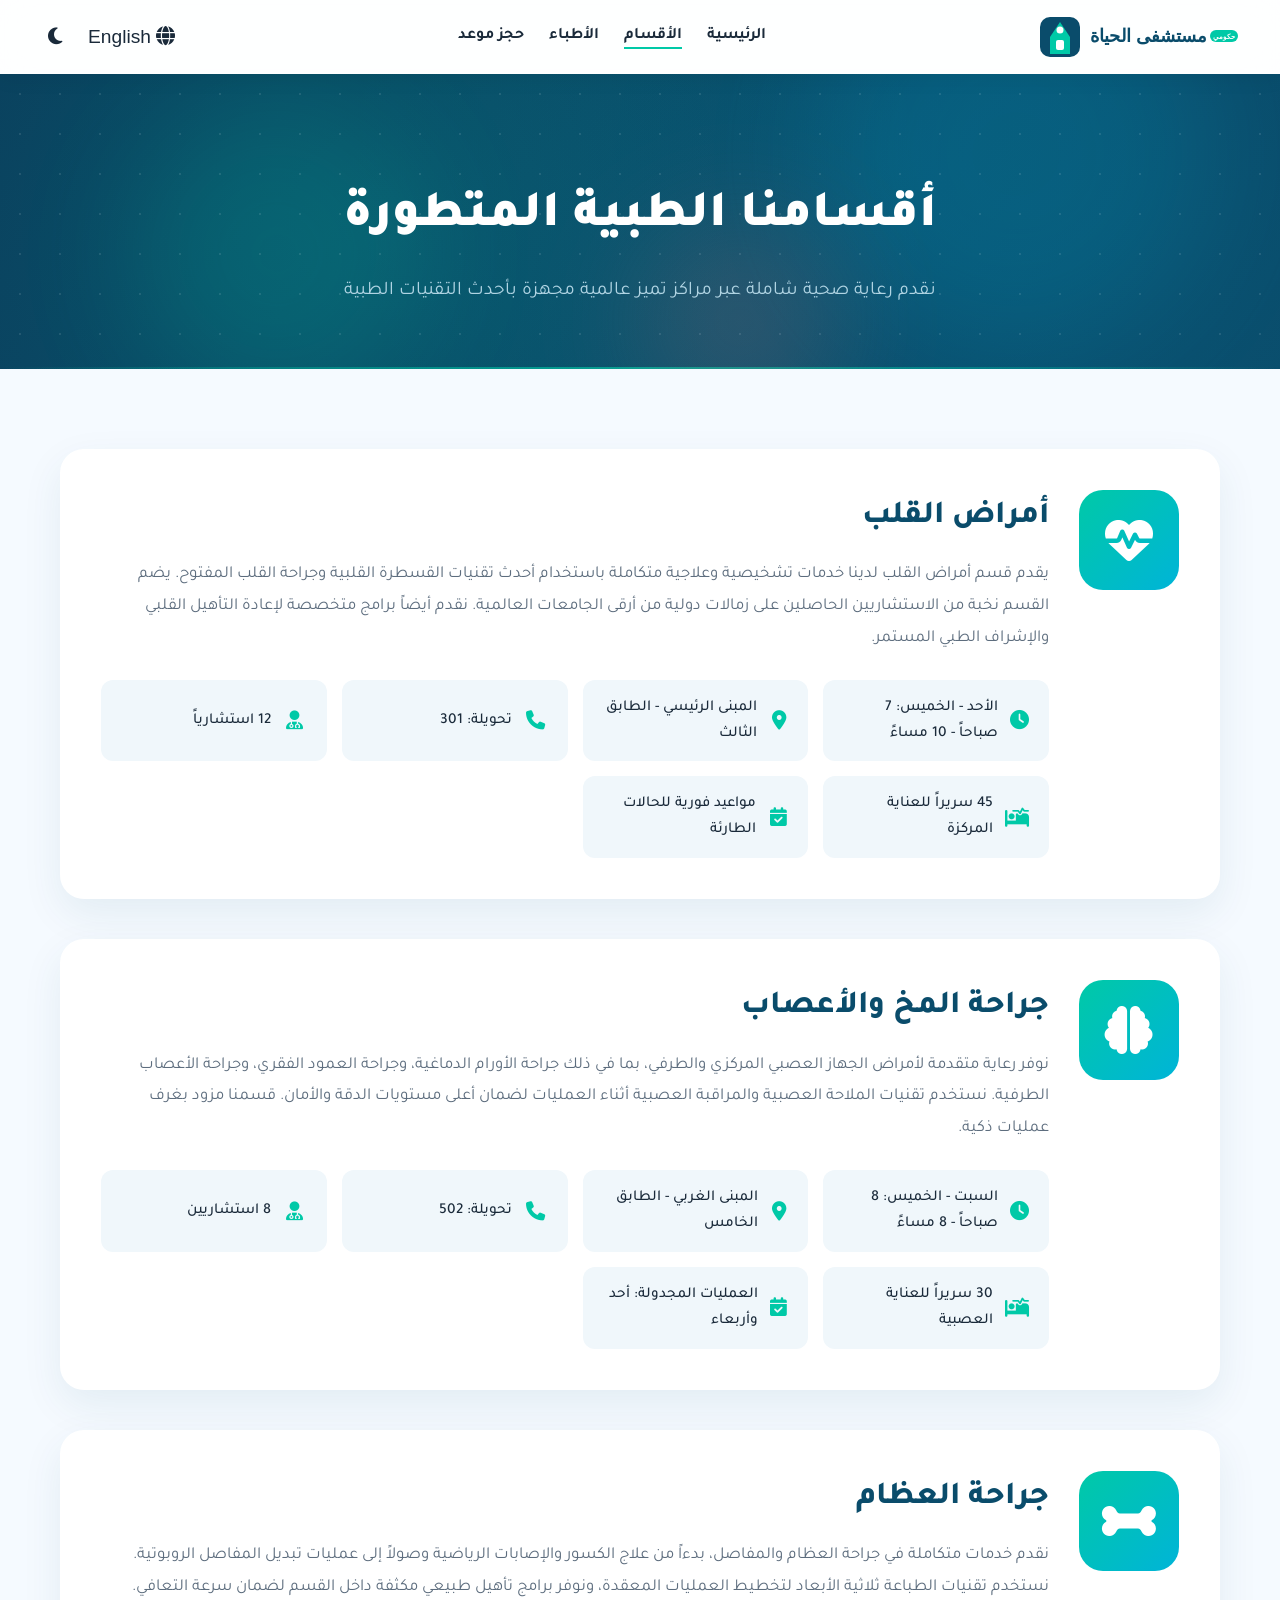
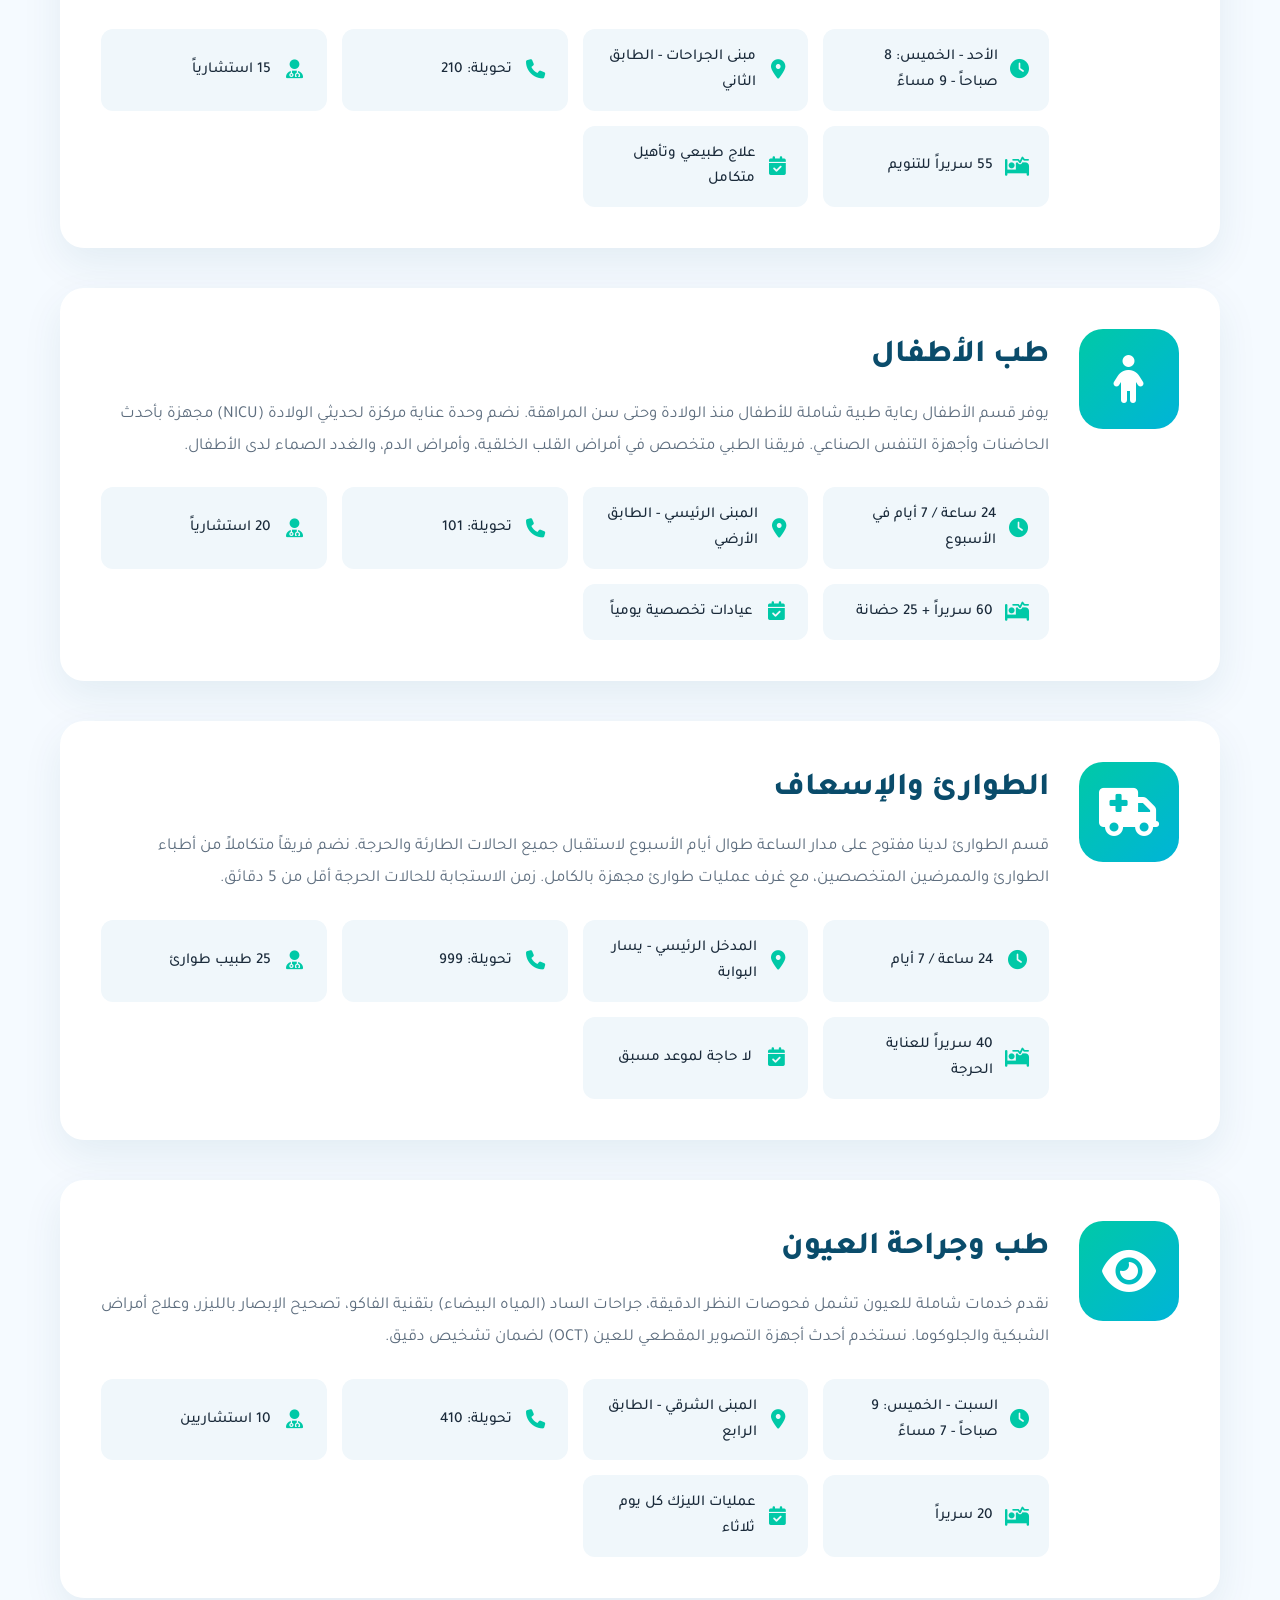
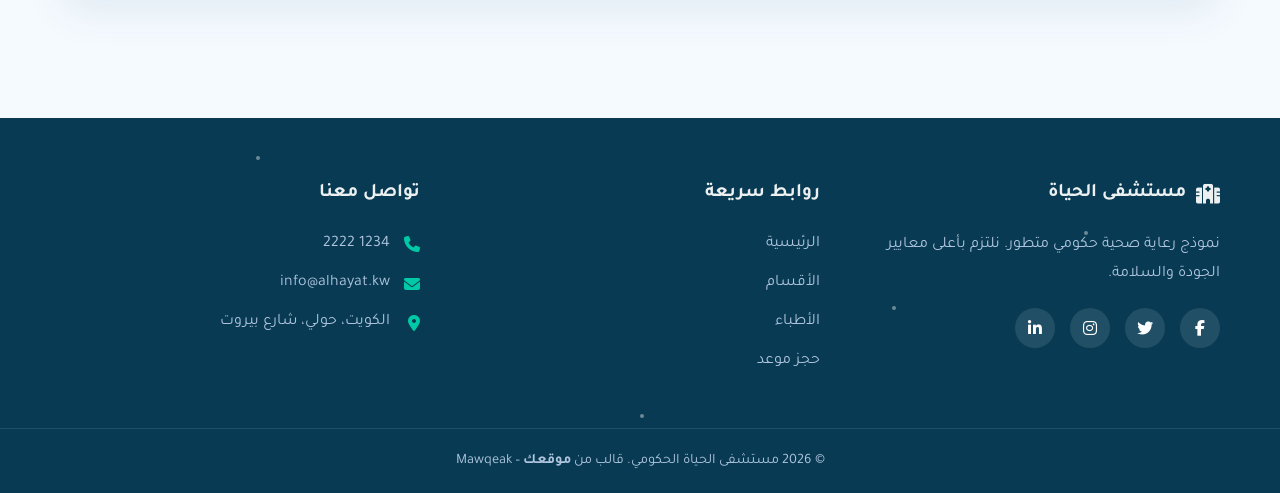
<file: departments.html>
<!DOCTYPE html>
<html lang="ar" dir="rtl">
<head>
    <meta charset="UTF-8">
    <meta name="viewport" content="width=device-width, initial-scale=1.0">
    <title>الأقسام الطبية | مستشفى الحياة الحكومي - الكويت</title>
    <link href="https://fonts.googleapis.com/css2?family=Tajawal:wght@300;400;500;700;800;900&family=Poppins:wght@300;400;500;600;700&display=swap" rel="stylesheet">
    <link rel="stylesheet" href="https://cdnjs.cloudflare.com/ajax/libs/font-awesome/6.5.0/css/all.min.css">
    <link href="https://unpkg.com/aos@2.3.1/dist/aos.css" rel="stylesheet">
    <link rel="stylesheet" href="css/style.css">
    <link rel="stylesheet" href="css/dark-mode.css" id="dark-mode-css" disabled>
<link rel="icon" type="image/svg+xml" href="data:image/svg+xml,%3Csvg xmlns='http://www.w3.org/2000/svg' viewBox='0 0 100 100'%3E%3Crect width='100' height='100' rx='20' fill='%230a4c6b'/%3E%3Cpath d='M50 25 L70 45 L70 75 L30 75 L30 45 Z' fill='%2300c9a7'/%3E%3Crect x='42' y='50' width='16' height='18'
 rx='3' fill='%23fff'/%3E%3Ccircle cx='50' cy='38' r='6' fill='%23fff'/%3E%3C/svg%3E">
    <style>
        .page-banner {
            background: linear-gradient(135deg, #0a3d5c 0%, #0a4c6b 100%);
            color: #fff;
            padding: 100px 0 60px;
            text-align: center;
            position: relative;
            overflow: hidden;
        }
        .page-banner::before {
            content: '';
            position: absolute;
            top: 0; left: 0;
            width: 100%; height: 100%;
            background: radial-gradient(circle at 30% 50%, rgba(0,201,167,0.15) 0%, transparent 60%),
                        radial-gradient(circle at 70% 30%, rgba(0,180,216,0.1) 0%, transparent 60%);
            z-index: 0;
        }
        .page-banner .container { position: relative; z-index: 1; }
        .page-banner h1 {
            font-size: 3.2rem;
            font-weight: 900;
            margin-bottom: 15px;
            color: #fff;
        }
        .page-banner p {
            font-size: 1.2rem;
            color: #b0d4e3;
            max-width: 700px;
            margin: 0 auto;
        }
        .dept-section {
            padding: 80px 0;
        }
        .dept-card {
            background: var(--card-bg);
            border-radius: 24px;
            padding: 40px;
            margin-bottom: 40px;
            box-shadow: 0 15px 40px rgba(10,76,107,0.08);
            transition: transform 0.3s ease, box-shadow 0.3s ease;
            display: flex;
            flex-wrap: wrap;
            gap: 30px;
            align-items: flex-start;
            border: 1px solid transparent;
        }
        .dept-card:hover {
            transform: translateY(-8px);
            box-shadow: 0 25px 50px rgba(10,76,107,0.2);
            border-color: var(--accent);
        }
        .dept-icon {
            width: 100px;
            height: 100px;
            border-radius: 24px;
            background: linear-gradient(135deg, var(--accent), #00b4d8);
            display: flex;
            align-items: center;
            justify-content: center;
            font-size: 3rem;
            color: #fff;
            flex-shrink: 0;
            transition: transform 0.3s ease;
        }
        .dept-card:hover .dept-icon {
            transform: rotate(5deg) scale(1.1);
        }
        .dept-info { flex: 1; min-width: 280px; }
        .dept-info h2 {
            font-size: 2rem;
            font-weight: 800;
            color: var(--primary);
            margin-bottom: 15px;
            display: flex;
            align-items: center;
            gap: 15px;
        }
        .dept-info .badge-dept {
            display: inline-block;
            background: var(--accent);
            color: #fff;
            padding: 5px 15px;
            border-radius: 20px;
            font-size: 0.85rem;
            font-weight: 600;
        }
        .dept-info p {
            color: var(--text-light);
            line-height: 1.9;
            margin-bottom: 25px;
            font-size: 1.05rem;
        }
        .info-grid {
            display: grid;
            grid-template-columns: repeat(auto-fit, minmax(200px, 1fr));
            gap: 15px;
        }
        .info-item {
            background: var(--bg-secondary);
            padding: 15px 20px;
            border-radius: 12px;
            display: flex;
            align-items: center;
            gap: 12px;
            font-weight: 500;
            color: var(--text);
            transition: all 0.3s ease;
            font-size: 0.95rem;
        }
        .info-item:hover {
            background: var(--accent);
            color: #fff;
            transform: translateX(-5px);
        }
        .info-item i {
            color: var(--accent);
            font-size: 1.2rem;
            width: 24px;
            text-align: center;
            transition: color 0.3s ease;
        }
        .info-item:hover i {
            color: #fff;
        }
        @media (max-width: 992px) {
            .dept-card { flex-direction: column; }
            .dept-icon { margin: 0 auto; }
            .dept-info h2 { flex-direction: column; align-items: flex-start; }
        }
        @media (max-width: 768px) {
            .page-banner h1 { font-size: 2.4rem; }
            .dept-card { padding: 25px; }
        }
    </style>
</head>
<body>
    <header class="header" id="header">
        <div class="container header-container">
            <a href="index.html" class="logo">
    <img src="images/logo.svg" alt="مستشفى الحياة" width="200">
</a>
            <nav class="nav-menu" id="navMenu">
                <ul class="nav-list">
                    <li><a href="index.html" data-i18n="nav_home">الرئيسية</a></li>
                    <li><a href="departments.html" class="active" data-i18n="nav_depts">الأقسام</a></li>
                    <li><a href="doctors.html" data-i18n="nav_doctors">الأطباء</a></li>
                    <li><a href="index.html#book" data-i18n="nav_book">حجز موعد</a></li>
                </ul>
            </nav>
            <div class="header-actions">
                <button id="langToggle" class="icon-btn"><i class="fas fa-globe"></i> <span>English</span></button>
                <button id="darkModeToggle" class="icon-btn"><i class="fas fa-moon"></i></button>
            </div>
        </div>
    </header>

    <section class="page-banner">
        <div class="header-bg">
            <div class="neon-line"></div>
            <div class="neon-line delay-1"></div>
            <div class="neon-line delay-2"></div>
        </div>
        <div class="container">
            <h1 data-aos="fade-down" data-i18n="depts_banner_title">أقسامنا الطبية المتطورة</h1>
            <p data-aos="fade-up" data-i18n="depts_banner_desc">نقدم رعاية صحية شاملة عبر مراكز تميز عالمية مجهزة بأحدث التقنيات الطبية</p>
        </div>
        <div class="hero-bg">
            <div class="glow-circle circle1"></div>
            <div class="glow-circle circle2"></div>
            <div class="glow-circle circle3"></div>
            <div class="floating-dots"></div>
        </div>
    </section>

    <section class="dept-section">
        <div class="container">

            <div class="dept-card" id="cardiology" data-aos="fade-up">
                <div class="dept-icon"><i class="fas fa-heart-pulse"></i></div>
                <div class="dept-info">
                    <h2 data-i18n="dept1_title">أمراض القلب والقسطرة</h2>
                    <p data-i18n="dept1_full_desc">يقدم قسم أمراض القلب لدينا خدمات تشخيصية وعلاجية متكاملة باستخدام أحدث تقنيات القسطرة القلبية وجراحة القلب المفتوح. يضم القسم نخبة من الاستشاريين الحاصلين على زمالات دولية من أرقى الجامعات العالمية. نقدم أيضاً برامج متخصصة لإعادة التأهيل القلبي والإشراف الطبي المستمر.</p>
                    <div class="info-grid">
                        <div class="info-item"><i class="fas fa-clock"></i> <span data-i18n="dept1_hours">الأحد - الخميس: 7 صباحاً - 10 مساءً</span></div>
                        <div class="info-item"><i class="fas fa-map-marker-alt"></i> <span data-i18n="dept1_location">المبنى الرئيسي - الطابق الثالث</span></div>
                        <div class="info-item"><i class="fas fa-phone"></i> <span data-i18n="dept1_ext">تحويلة: 301</span></div>
                        <div class="info-item"><i class="fas fa-user-md"></i> <span data-i18n="dept1_consultants">12 استشارياً</span></div>
                        <div class="info-item"><i class="fas fa-procedures"></i> <span data-i18n="dept1_beds">45 سريراً للعناية المركزة</span></div>
                        <div class="info-item"><i class="fas fa-calendar-check"></i> <span data-i18n="dept1_extra">مواعيد فورية للحالات الطارئة</span></div>
                    </div>
                </div>
            </div>

            <div class="dept-card" id="neurology" data-aos="fade-up">
                <div class="dept-icon"><i class="fas fa-brain"></i></div>
                <div class="dept-info">
                    <h2 data-i18n="dept2_title">جراحة المخ والأعصاب</h2>
                    <p data-i18n="dept2_full_desc">نوفر رعاية متقدمة لأمراض الجهاز العصبي المركزي والطرفي، بما في ذلك جراحة الأورام الدماغية، وجراحة العمود الفقري، وجراحة الأعصاب الطرفية. نستخدم تقنيات الملاحة العصبية والمراقبة العصبية أثناء العمليات لضمان أعلى مستويات الدقة والأمان. قسمنا مزود بغرف عمليات ذكية.</p>
                    <div class="info-grid">
                        <div class="info-item"><i class="fas fa-clock"></i> <span data-i18n="dept2_hours">السبت - الخميس: 8 صباحاً - 8 مساءً</span></div>
                        <div class="info-item"><i class="fas fa-map-marker-alt"></i> <span data-i18n="dept2_location">المبنى الغربي - الطابق الخامس</span></div>
                        <div class="info-item"><i class="fas fa-phone"></i> <span data-i18n="dept2_ext">تحويلة: 502</span></div>
                        <div class="info-item"><i class="fas fa-user-md"></i> <span data-i18n="dept2_consultants">8 استشاريين</span></div>
                        <div class="info-item"><i class="fas fa-procedures"></i> <span data-i18n="dept2_beds">30 سريراً للعناية العصبية</span></div>
                        <div class="info-item"><i class="fas fa-calendar-check"></i> <span data-i18n="dept2_extra">العمليات المجدولة: أحد وأربعاء</span></div>
                    </div>
                </div>
            </div>

            <div class="dept-card" id="orthopedics" data-aos="fade-up">
                <div class="dept-icon"><i class="fas fa-bone"></i></div>
                <div class="dept-info">
                    <h2 data-i18n="dept3_title">جراحة العظام والمفاصل</h2>
                    <p data-i18n="dept3_full_desc">نقدم خدمات متكاملة في جراحة العظام والمفاصل، بدءاً من علاج الكسور والإصابات الرياضية وصولاً إلى عمليات تبديل المفاصل الروبوتية. نستخدم تقنيات الطباعة ثلاثية الأبعاد لتخطيط العمليات المعقدة، ونوفر برامج تأهيل طبيعي مكثفة داخل القسم لضمان سرعة التعافي.</p>
                    <div class="info-grid">
                        <div class="info-item"><i class="fas fa-clock"></i> <span data-i18n="dept3_hours">الأحد - الخميس: 8 صباحاً - 9 مساءً</span></div>
                        <div class="info-item"><i class="fas fa-map-marker-alt"></i> <span data-i18n="dept3_location">مبنى الجراحات - الطابق الثاني</span></div>
                        <div class="info-item"><i class="fas fa-phone"></i> <span data-i18n="dept3_ext">تحويلة: 210</span></div>
                        <div class="info-item"><i class="fas fa-user-md"></i> <span data-i18n="dept3_consultants">15 استشارياً</span></div>
                        <div class="info-item"><i class="fas fa-procedures"></i> <span data-i18n="dept3_beds">55 سريراً للتنويم</span></div>
                        <div class="info-item"><i class="fas fa-calendar-check"></i> <span data-i18n="dept3_extra">علاج طبيعي وتأهيل متكامل</span></div>
                    </div>
                </div>
            </div>

            <div class="dept-card" id="pediatrics" data-aos="fade-up">
                <div class="dept-icon"><i class="fas fa-child"></i></div>
                <div class="dept-info">
                    <h2 data-i18n="dept4_title">طب الأطفال والحديثي الولادة</h2>
                    <p data-i18n="dept4_full_desc">يوفر قسم الأطفال رعاية طبية شاملة للأطفال منذ الولادة وحتى سن المراهقة. نضم وحدة عناية مركزة لحديثي الولادة (NICU) مجهزة بأحدث الحاضنات وأجهزة التنفس الصناعي. فريقنا الطبي متخصص في أمراض القلب الخلقية، وأمراض الدم، والغدد الصماء لدى الأطفال.</p>
                    <div class="info-grid">
                        <div class="info-item"><i class="fas fa-clock"></i> <span data-i18n="dept4_hours">24 ساعة / 7 أيام في الأسبوع</span></div>
                        <div class="info-item"><i class="fas fa-map-marker-alt"></i> <span data-i18n="dept4_location">المبنى الرئيسي - الطابق الأرضي</span></div>
                        <div class="info-item"><i class="fas fa-phone"></i> <span data-i18n="dept4_ext">تحويلة: 101</span></div>
                        <div class="info-item"><i class="fas fa-user-md"></i> <span data-i18n="dept4_consultants">20 استشارياً</span></div>
                        <div class="info-item"><i class="fas fa-procedures"></i> <span data-i18n="dept4_beds">60 سريراً + 25 حضانة</span></div>
                        <div class="info-item"><i class="fas fa-calendar-check"></i> <span data-i18n="dept4_extra">عيادات تخصصية يومياً</span></div>
                    </div>
                </div>
            </div>

            <div class="dept-card" id="emergency" data-aos="fade-up">
                <div class="dept-icon"><i class="fas fa-ambulance"></i></div>
                <div class="dept-info">
                    <h2 data-i18n="dept5_title">الطوارئ والإسعاف</h2>
                    <p data-i18n="dept5_full_desc">قسم الطوارئ لدينا مفتوح على مدار الساعة طوال أيام الأسبوع لاستقبال جميع الحالات الطارئة والحرجة. نضم فريقاً متكاملاً من أطباء الطوارئ والممرضين المتخصصين، مع غرف عمليات طوارئ مجهزة بالكامل. زمن الاستجابة للحالات الحرجة أقل من 5 دقائق.</p>
                    <div class="info-grid">
                        <div class="info-item"><i class="fas fa-clock"></i> <span data-i18n="dept5_hours">24 ساعة / 7 أيام</span></div>
                        <div class="info-item"><i class="fas fa-map-marker-alt"></i> <span data-i18n="dept5_location">المدخل الرئيسي - يسار البوابة</span></div>
                        <div class="info-item"><i class="fas fa-phone"></i> <span data-i18n="dept5_ext">تحويلة: 999</span></div>
                        <div class="info-item"><i class="fas fa-user-md"></i> <span data-i18n="dept5_consultants">25 طبيب طوارئ</span></div>
                        <div class="info-item"><i class="fas fa-procedures"></i> <span data-i18n="dept5_beds">40 سريراً للعناية الحرجة</span></div>
                        <div class="info-item"><i class="fas fa-calendar-check"></i> <span data-i18n="dept5_extra">لا حاجة لموعد مسبق</span></div>
                    </div>
                </div>
            </div>

            <div class="dept-card" id="ophthalmology" data-aos="fade-up">
                <div class="dept-icon"><i class="fas fa-eye"></i></div>
                <div class="dept-info">
                    <h2 data-i18n="dept6_title">طب وجراحة العيون</h2>
                    <p data-i18n="dept6_full_desc">نقدم خدمات شاملة للعيون تشمل فحوصات النظر الدقيقة، جراحات الساد (المياه البيضاء) بتقنية الفاكو، تصحيح الإبصار بالليزر، وعلاج أمراض الشبكية والجلوكوما. نستخدم أحدث أجهزة التصوير المقطعي للعين (OCT) لضمان تشخيص دقيق.</p>
                    <div class="info-grid">
                        <div class="info-item"><i class="fas fa-clock"></i> <span data-i18n="dept6_hours">السبت - الخميس: 9 صباحاً - 7 مساءً</span></div>
                        <div class="info-item"><i class="fas fa-map-marker-alt"></i> <span data-i18n="dept6_location">المبنى الشرقي - الطابق الرابع</span></div>
                        <div class="info-item"><i class="fas fa-phone"></i> <span data-i18n="dept6_ext">تحويلة: 410</span></div>
                        <div class="info-item"><i class="fas fa-user-md"></i> <span data-i18n="dept6_consultants">10 استشاريين</span></div>
                        <div class="info-item"><i class="fas fa-procedures"></i> <span data-i18n="dept6_beds">20 سريراً</span></div>
                        <div class="info-item"><i class="fas fa-calendar-check"></i> <span data-i18n="dept6_extra">عمليات الليزك كل يوم ثلاثاء</span></div>
                    </div>
                </div>
            </div>

        </div>
    </section>

    <footer class="footer">
        <div class="footer-bg">
            <div class="star"></div>
            <div class="star delay-1"></div>
            <div class="star delay-2"></div>
            <div class="star delay-3"></div>
        </div>
        
        <div class="container footer-grid">
            <div class="footer-col">
                <h4><i class="fas fa-hospital"></i> مستشفى الحياة</h4>
                <p data-i18n="footer_about">نموذج رعاية صحية حكومي متطور. نلتزم بأعلى معايير الجودة والسلامة.</p>
                <div class="social-links">
                    <a href="#"><i class="fab fa-facebook-f"></i></a>
                    <a href="#"><i class="fab fa-twitter"></i></a>
                    <a href="#"><i class="fab fa-instagram"></i></a>
                    <a href="#"><i class="fab fa-linkedin-in"></i></a>
                </div>
            </div>
            <div class="footer-col">
                <h4 data-i18n="quick_links">روابط سريعة</h4>
                <ul>
                    <li><a href="index.html" data-i18n="nav_home">الرئيسية</a></li>
                    <li><a href="departments.html" data-i18n="nav_depts">الأقسام</a></li>
                    <li><a href="doctors.html" data-i18n="nav_doctors">الأطباء</a></li>
                    <li><a href="index.html#book" data-i18n="nav_book">حجز موعد</a></li>
                </ul>
            </div>
            <div class="footer-col">
                <h4 data-i18n="contact_us">تواصل معنا</h4>
                <ul class="contact-info">
                    <li><i class="fas fa-phone"></i> <span data-i18n="phone" dir="ltr">2222 1234</span></li>
                    <li><i class="fas fa-envelope"></i> <span data-i18n="email">info@alhayat.kw</span></li>
                    <li><i class="fas fa-map-marker-alt"></i> <span data-i18n="address">الكويت، حولي، شارع بيروت</span></li>
                </ul>
            </div>
        </div>
        <div class="footer-bottom">
            <p data-i18n="copyright">© 2026 مستشفى الحياة الحكومي. قالب من <strong>موقعك</strong> – Mawqeak</p>
        </div>
    </footer>

    <nav class="bottom-nav" id="bottomNav">
        <a href="index.html" class="bottom-nav-item"><i class="fas fa-home"></i><span data-i18n="nav_home">الرئيسية</span></a>
        <a href="departments.html" class="bottom-nav-item active"><i class="fas fa-building"></i><span data-i18n="nav_depts">الأقسام</span></a>
        <a href="doctors.html" class="bottom-nav-item"><i class="fas fa-user-md"></i><span data-i18n="nav_doctors">الأطباء</span></a>
        <a href="index.html#book" class="bottom-nav-item"><i class="fas fa-calendar-check"></i><span data-i18n="nav_book">حجز موعد</span></a>
    </nav>

    <script src="https://unpkg.com/aos@2.3.1/dist/aos.js"></script>
    <script src="js/lang.js"></script>
    <script src="js/main.js"></script>
</body>
</html>
</file>
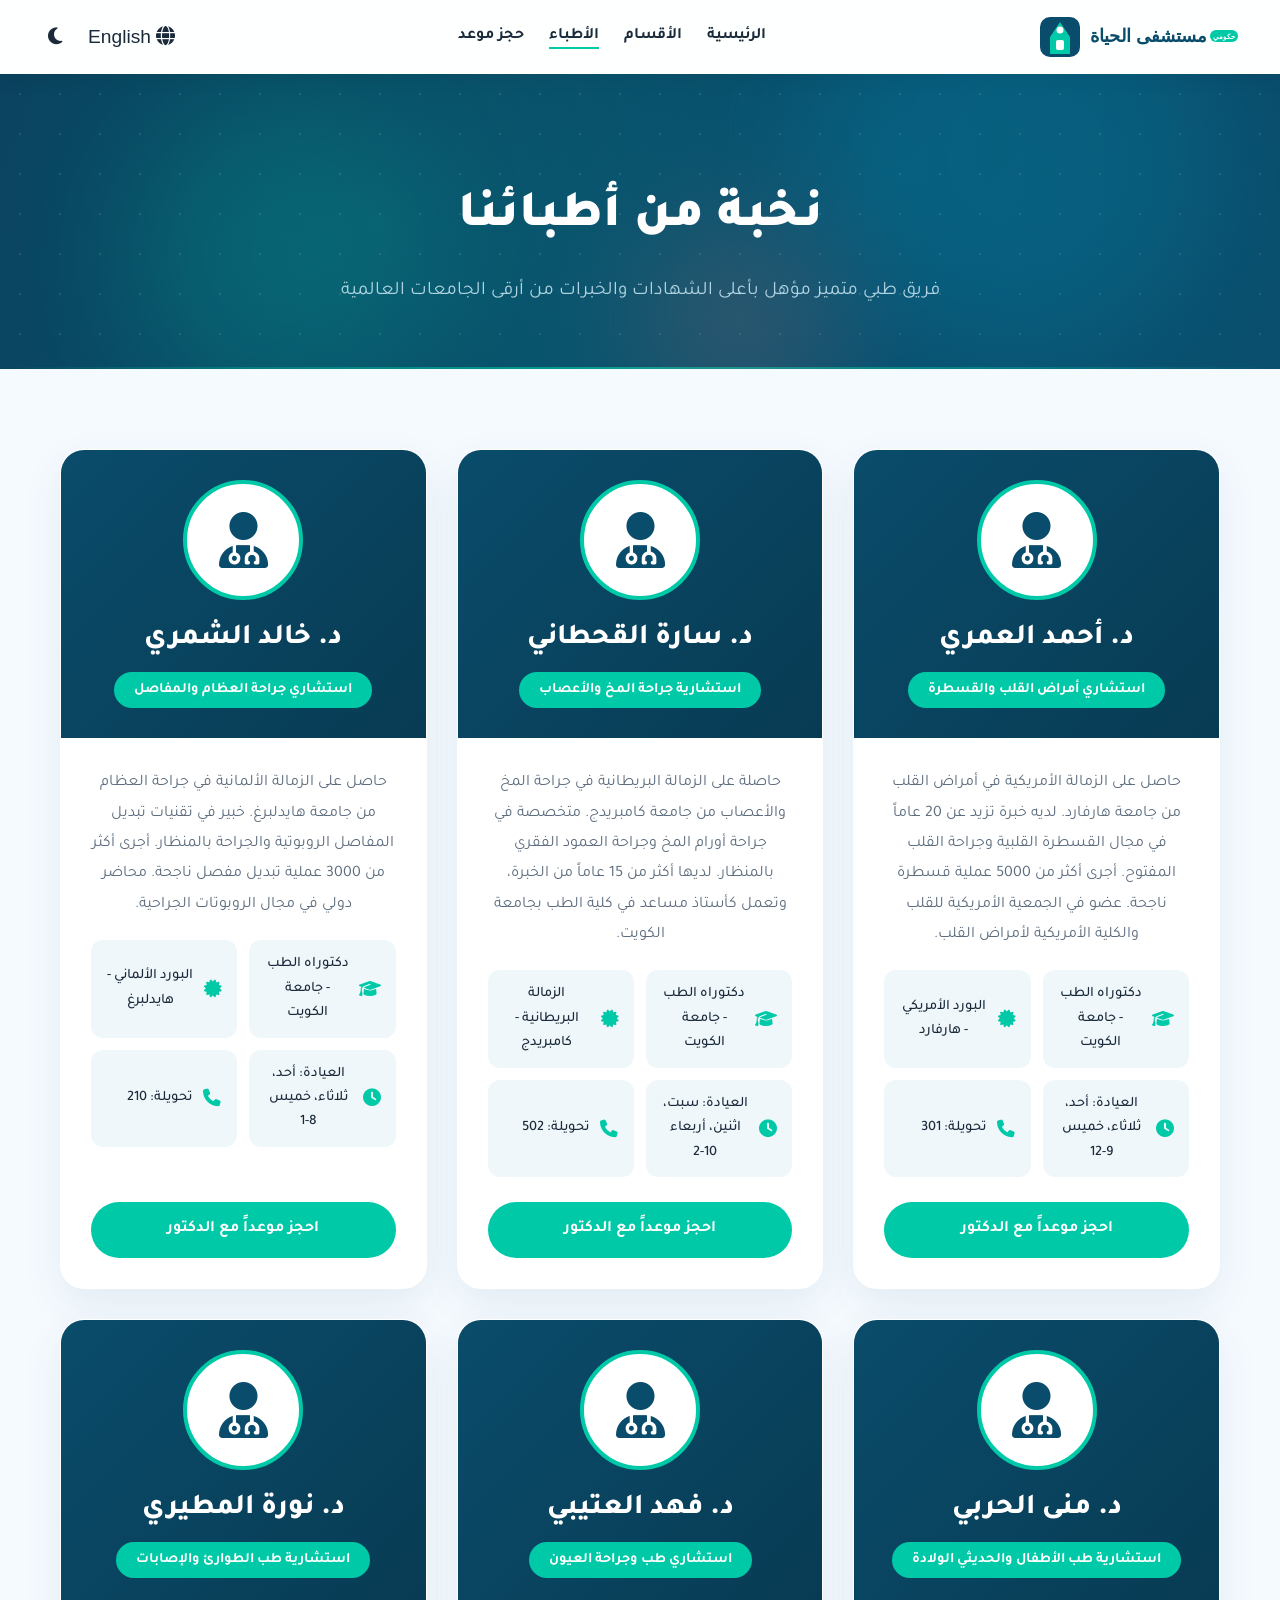
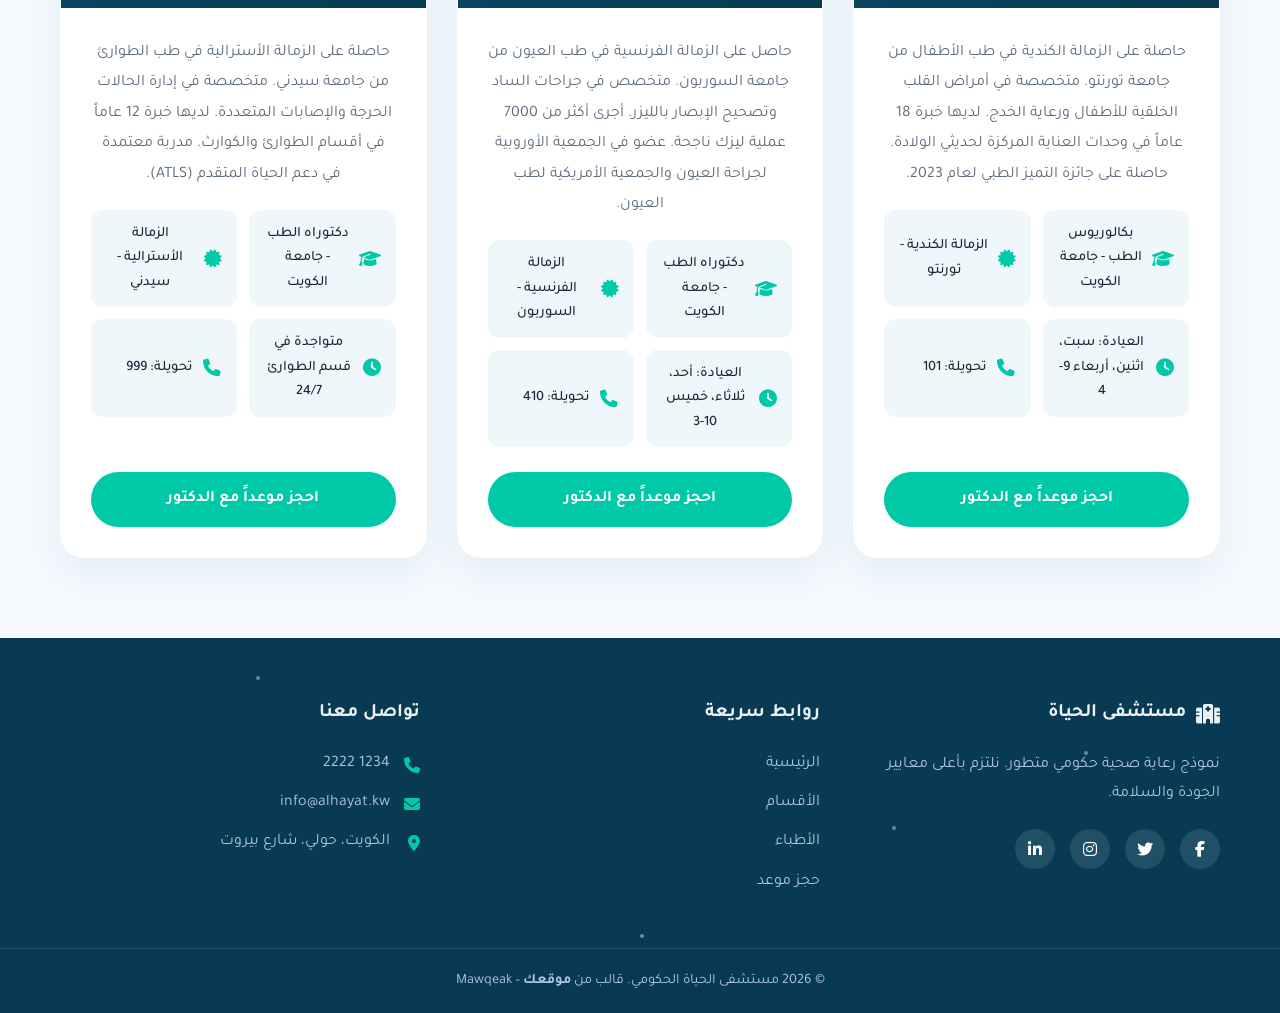
<file: doctors.html>
<!DOCTYPE html>
<html lang="ar" dir="rtl">
<head>
    <meta charset="UTF-8">
    <meta name="viewport" content="width=device-width, initial-scale=1.0">
    <title>الأطباء | مستشفى الحياة الحكومي - الكويت</title>
    <link href="https://fonts.googleapis.com/css2?family=Tajawal:wght@300;400;500;700;800;900&family=Poppins:wght@300;400;500;600;700&display=swap" rel="stylesheet">
    <link rel="stylesheet" href="https://cdnjs.cloudflare.com/ajax/libs/font-awesome/6.5.0/css/all.min.css">
    <link href="https://unpkg.com/aos@2.3.1/dist/aos.css" rel="stylesheet">
    <link rel="stylesheet" href="css/style.css">
    <link rel="stylesheet" href="css/dark-mode.css" id="dark-mode-css" disabled>
<link rel="icon" type="image/svg+xml" href="data:image/svg+xml,%3Csvg xmlns='http://www.w3.org/2000/svg' viewBox='0 0 100 100'%3E%3Crect width='100' height='100' rx='20' fill='%230a4c6b'/%3E%3Cpath d='M50 25 L70 45 L70 75 L30 75 L30 45 Z' fill='%2300c9a7'/%3E%3Crect x='42' y='50' width='16' height='18'
 rx='3' fill='%23fff'/%3E%3Ccircle cx='50' cy='38' r='6' fill='%23fff'/%3E%3C/svg%3E">
    <style>
        .page-banner {
            background: linear-gradient(135deg, #0a3d5c 0%, #0a4c6b 100%);
            color: #fff;
            padding: 100px 0 60px;
            text-align: center;
            position: relative;
            overflow: hidden;
        }
        .page-banner::before {
            content: '';
            position: absolute;
            top: 0; left: 0;
            width: 100%; height: 100%;
            background: radial-gradient(circle at 30% 50%, rgba(0,201,167,0.15) 0%, transparent 60%),
                        radial-gradient(circle at 70% 30%, rgba(0,180,216,0.1) 0%, transparent 60%);
            z-index: 0;
        }
        .page-banner .container { position: relative; z-index: 1; }
        .page-banner h1 {
            font-size: 3.2rem;
            font-weight: 900;
            margin-bottom: 15px;
            color: #fff;
        }
        .page-banner p {
            font-size: 1.2rem;
            color: #b0d4e3;
            max-width: 700px;
            margin: 0 auto;
        }

        .doctors-section { padding: 80px 0; }
        .doctors-container { max-width: 1200px; margin: 0 auto; padding: 0 20px; }
        .doctors-grid { display: grid; grid-template-columns: repeat(auto-fit, minmax(350px, 1fr)); gap: 30px; }

        .doctor-profile {
            background: var(--card-bg);
            border-radius: 24px;
            padding: 0;
            box-shadow: 0 15px 40px rgba(10,76,107,0.08);
            transition: transform 0.3s ease, box-shadow 0.3s ease;
            overflow: hidden;
            display: flex;
            flex-direction: column;
            border: 1px solid transparent;
        }
        .doctor-profile:hover {
            transform: translateY(-10px);
            box-shadow: 0 25px 50px rgba(10,76,107,0.2);
            border-color: var(--accent);
        }
        .doctor-header {
            background: linear-gradient(135deg, var(--primary), var(--primary-dark));
            padding: 30px 20px;
            text-align: center;
            color: #fff;
            position: relative;
        }
        .doc-avatar-large {
            width: 120px;
            height: 120px;
            border-radius: 50%;
            background: #fff;
            margin: 0 auto 15px;
            display: flex;
            align-items: center;
            justify-content: center;
            font-size: 3.5rem;
            color: var(--primary);
            border: 4px solid var(--accent);
            transition: transform 0.3s ease, box-shadow 0.3s ease;
        }
        .doctor-profile:hover .doc-avatar-large {
            transform: scale(1.1);
            box-shadow: 0 0 30px rgba(0,201,167,0.5);
        }
        .doctor-header h2 {
            font-size: 1.8rem;
            font-weight: 800;
            margin-bottom: 8px;
        }
        .doctor-header .specialty-tag {
            display: inline-block;
            background: var(--accent);
            color: #fff;
            padding: 6px 20px;
            border-radius: 30px;
            font-weight: 600;
            font-size: 0.9rem;
        }
        .doctor-body {
            padding: 30px;
            flex: 1;
            display: flex;
            flex-direction: column;
        }
        .doctor-body p {
            color: var(--text-light);
            line-height: 1.9;
            margin-bottom: 20px;
            font-size: 1rem;
        }
        .doctor-meta {
            display: grid;
            grid-template-columns: 1fr 1fr;
            gap: 12px;
            margin-bottom: 25px;
        }
        .meta-item {
            background: var(--bg-secondary);
            padding: 12px 15px;
            border-radius: 12px;
            display: flex;
            align-items: center;
            gap: 10px;
            font-size: 0.9rem;
            font-weight: 500;
            color: var(--text);
            transition: all 0.3s ease;
        }
        .meta-item:hover {
            background: var(--accent);
            color: #fff;
            transform: translateX(-5px);
        }
        .meta-item i {
            color: var(--accent);
            width: 20px;
            text-align: center;
            font-size: 1.1rem;
            transition: color 0.3s ease;
        }
        .meta-item:hover i { color: #fff; }
        .btn-book-doc {
            display: block;
            text-align: center;
            background: var(--accent);
            color: #fff;
            padding: 14px;
            border-radius: 50px;
            font-weight: 700;
            font-size: 1rem;
            transition: all 0.3s ease;
            border: none;
            cursor: pointer;
            margin-top: auto;
            text-decoration: none;
        }
        .btn-book-doc:hover {
            background: var(--accent-hover);
            transform: translateY(-2px);
            box-shadow: 0 10px 25px rgba(0,201,167,0.3);
        }

        @media (max-width: 768px) {
            .doctors-grid { grid-template-columns: 1fr; }
            .page-banner h1 { font-size: 2.4rem; }
            .doctor-meta { grid-template-columns: 1fr; }
        }
    </style>
</head>
<body>
    <header class="header" id="header">
        <div class="container header-container">
            <a href="index.html" class="logo">
    <img src="images/logo.svg" alt="مستشفى الحياة" width="200">
</a>
            <nav class="nav-menu" id="navMenu">
                <ul class="nav-list">
                    <li><a href="index.html" data-i18n="nav_home">الرئيسية</a></li>
                    <li><a href="departments.html" data-i18n="nav_depts">الأقسام</a></li>
                    <li><a href="doctors.html" class="active" data-i18n="nav_doctors">الأطباء</a></li>
                    <li><a href="index.html#book" data-i18n="nav_book">حجز موعد</a></li>
                </ul>
            </nav>
            <div class="header-actions">
                <button id="langToggle" class="icon-btn"><i class="fas fa-globe"></i> <span>English</span></button>
                <button id="darkModeToggle" class="icon-btn"><i class="fas fa-moon"></i></button>
            </div>
        </div>
    </header>

    <section class="page-banner">
        <div class="header-bg">
            <div class="neon-line"></div>
            <div class="neon-line delay-1"></div>
            <div class="neon-line delay-2"></div>
        </div>
        <div class="container">
            <h1 data-aos="fade-down" data-i18n="doctors_banner_title">نخبة من أطبائنا</h1>
            <p data-aos="fade-up" data-i18n="doctors_banner_desc">فريق طبي متميز مؤهل بأعلى الشهادات والخبرات من أرقى الجامعات العالمية</p>
        </div>
        <div class="hero-bg">
            <div class="glow-circle circle1"></div>
            <div class="glow-circle circle2"></div>
            <div class="glow-circle circle3"></div>
            <div class="floating-dots"></div>
        </div>
    </section>

    <section class="doctors-section">
        <div class="doctors-container">
            <div class="doctors-grid">

                <div class="doctor-profile" data-aos="fade-up">
                    <div class="doctor-header">
                        <div class="doc-avatar-large"><i class="fas fa-user-md"></i></div>
                        <h2 data-i18n="doc1_name">د. أحمد العمري</h2>
                        <span class="specialty-tag" data-i18n="doc1_specialty">استشاري أمراض القلب والقسطرة</span>
                    </div>
                    <div class="doctor-body">
                        <p data-i18n="doc1_full_desc">حاصل على الزمالة الأمريكية في أمراض القلب من جامعة هارفارد. لديه خبرة تزيد عن 20 عاماً في مجال القسطرة القلبية وجراحة القلب المفتوح. أجرى أكثر من 5000 عملية قسطرة ناجحة. عضو في الجمعية الأمريكية للقلب والكلية الأمريكية لأمراض القلب.</p>
                        <div class="doctor-meta">
                            <div class="meta-item"><i class="fas fa-graduation-cap"></i> <span data-i18n="doc1_edu">دكتوراه الطب - جامعة الكويت</span></div>
                            <div class="meta-item"><i class="fas fa-certificate"></i> <span data-i18n="doc1_board">البورد الأمريكي - هارفارد</span></div>
                            <div class="meta-item"><i class="fas fa-clock"></i> <span data-i18n="doc1_clinic">العيادة: أحد، ثلاثاء، خميس 9-12</span></div>
                            <div class="meta-item"><i class="fas fa-phone"></i> <span data-i18n="doc1_ext">تحويلة: 301</span></div>
                        </div>
                        <a href="index.html#book" class="btn-book-doc" data-i18n="doc_book_btn">احجز موعداً مع الدكتور</a>
                    </div>
                </div>

                <div class="doctor-profile" data-aos="fade-up" data-aos-delay="100">
                    <div class="doctor-header">
                        <div class="doc-avatar-large"><i class="fas fa-user-md"></i></div>
                        <h2 data-i18n="doc2_name">د. سارة القحطاني</h2>
                        <span class="specialty-tag" data-i18n="doc2_specialty">استشارية جراحة المخ والأعصاب</span>
                    </div>
                    <div class="doctor-body">
                        <p data-i18n="doc2_full_desc">حاصلة على الزمالة البريطانية في جراحة المخ والأعصاب من جامعة كامبريدج. متخصصة في جراحة أورام المخ وجراحة العمود الفقري بالمنظار. لديها أكثر من 15 عاماً من الخبرة، وتعمل كأستاذ مساعد في كلية الطب بجامعة الكويت.</p>
                        <div class="doctor-meta">
                            <div class="meta-item"><i class="fas fa-graduation-cap"></i> <span data-i18n="doc2_edu">دكتوراه الطب - جامعة الكويت</span></div>
                            <div class="meta-item"><i class="fas fa-certificate"></i> <span data-i18n="doc2_board">الزمالة البريطانية - كامبريدج</span></div>
                            <div class="meta-item"><i class="fas fa-clock"></i> <span data-i18n="doc2_clinic">العيادة: سبت، اثنين، أربعاء 10-2</span></div>
                            <div class="meta-item"><i class="fas fa-phone"></i> <span data-i18n="doc2_ext">تحويلة: 502</span></div>
                        </div>
                        <a href="index.html#book" class="btn-book-doc" data-i18n="doc_book_btn">احجز موعداً مع الدكتورة</a>
                    </div>
                </div>

                <div class="doctor-profile" data-aos="fade-up" data-aos-delay="200">
                    <div class="doctor-header">
                        <div class="doc-avatar-large"><i class="fas fa-user-md"></i></div>
                        <h2 data-i18n="doc3_name">د. خالد الشمري</h2>
                        <span class="specialty-tag" data-i18n="doc3_specialty">استشاري جراحة العظام والمفاصل</span>
                    </div>
                    <div class="doctor-body">
                        <p data-i18n="doc3_full_desc">حاصل على الزمالة الألمانية في جراحة العظام من جامعة هايدلبرغ. خبير في تقنيات تبديل المفاصل الروبوتية والجراحة بالمنظار. أجرى أكثر من 3000 عملية تبديل مفصل ناجحة. محاضر دولي في مجال الروبوتات الجراحية.</p>
                        <div class="doctor-meta">
                            <div class="meta-item"><i class="fas fa-graduation-cap"></i> <span data-i18n="doc3_edu">دكتوراه الطب - جامعة الكويت</span></div>
                            <div class="meta-item"><i class="fas fa-certificate"></i> <span data-i18n="doc3_board">البورد الألماني - هايدلبرغ</span></div>
                            <div class="meta-item"><i class="fas fa-clock"></i> <span data-i18n="doc3_clinic">العيادة: أحد، ثلاثاء، خميس 8-1</span></div>
                            <div class="meta-item"><i class="fas fa-phone"></i> <span data-i18n="doc3_ext">تحويلة: 210</span></div>
                        </div>
                        <a href="index.html#book" class="btn-book-doc" data-i18n="doc_book_btn">احجز موعداً مع الدكتور</a>
                    </div>
                </div>

                <div class="doctor-profile" data-aos="fade-up" data-aos-delay="300">
                    <div class="doctor-header">
                        <div class="doc-avatar-large"><i class="fas fa-user-md"></i></div>
                        <h2 data-i18n="doc4_name">د. منى الحربي</h2>
                        <span class="specialty-tag" data-i18n="doc4_specialty">استشارية طب الأطفال والحديثي الولادة</span>
                    </div>
                    <div class="doctor-body">
                        <p data-i18n="doc4_full_desc">حاصلة على الزمالة الكندية في طب الأطفال من جامعة تورنتو. متخصصة في أمراض القلب الخلقية للأطفال ورعاية الخدج. لديها خبرة 18 عاماً في وحدات العناية المركزة لحديثي الولادة. حاصلة على جائزة التميز الطبي لعام 2023.</p>
                        <div class="doctor-meta">
                            <div class="meta-item"><i class="fas fa-graduation-cap"></i> <span data-i18n="doc4_edu">بكالوريوس الطب - جامعة الكويت</span></div>
                            <div class="meta-item"><i class="fas fa-certificate"></i> <span data-i18n="doc4_board">الزمالة الكندية - تورنتو</span></div>
                            <div class="meta-item"><i class="fas fa-clock"></i> <span data-i18n="doc4_clinic">العيادة: سبت، اثنين، أربعاء 9-4</span></div>
                            <div class="meta-item"><i class="fas fa-phone"></i> <span data-i18n="doc4_ext">تحويلة: 101</span></div>
                        </div>
                        <a href="index.html#book" class="btn-book-doc" data-i18n="doc_book_btn">احجز موعداً مع الدكتورة</a>
                    </div>
                </div>

                <div class="doctor-profile" data-aos="fade-up" data-aos-delay="400">
                    <div class="doctor-header">
                        <div class="doc-avatar-large"><i class="fas fa-user-md"></i></div>
                        <h2 data-i18n="doc5_name">د. فهد العتيبي</h2>
                        <span class="specialty-tag" data-i18n="doc5_specialty">استشاري طب وجراحة العيون</span>
                    </div>
                    <div class="doctor-body">
                        <p data-i18n="doc5_full_desc">حاصل على الزمالة الفرنسية في طب العيون من جامعة السوربون. متخصص في جراحات الساد وتصحيح الإبصار بالليزر. أجرى أكثر من 7000 عملية ليزك ناجحة. عضو في الجمعية الأوروبية لجراحة العيون والجمعية الأمريكية لطب العيون.</p>
                        <div class="doctor-meta">
                            <div class="meta-item"><i class="fas fa-graduation-cap"></i> <span data-i18n="doc5_edu">دكتوراه الطب - جامعة الكويت</span></div>
                            <div class="meta-item"><i class="fas fa-certificate"></i> <span data-i18n="doc5_board">الزمالة الفرنسية - السوربون</span></div>
                            <div class="meta-item"><i class="fas fa-clock"></i> <span data-i18n="doc5_clinic">العيادة: أحد، ثلاثاء، خميس 10-3</span></div>
                            <div class="meta-item"><i class="fas fa-phone"></i> <span data-i18n="doc5_ext">تحويلة: 410</span></div>
                        </div>
                        <a href="index.html#book" class="btn-book-doc" data-i18n="doc_book_btn">احجز موعداً مع الدكتور</a>
                    </div>
                </div>

                <div class="doctor-profile" data-aos="fade-up" data-aos-delay="500">
                    <div class="doctor-header">
                        <div class="doc-avatar-large"><i class="fas fa-user-md"></i></div>
                        <h2 data-i18n="doc6_name">د. نورة المطيري</h2>
                        <span class="specialty-tag" data-i18n="doc6_specialty">استشارية طب الطوارئ والإصابات</span>
                    </div>
                    <div class="doctor-body">
                        <p data-i18n="doc6_full_desc">حاصلة على الزمالة الأسترالية في طب الطوارئ من جامعة سيدني. متخصصة في إدارة الحالات الحرجة والإصابات المتعددة. لديها خبرة 12 عاماً في أقسام الطوارئ والكوارث. مدربة معتمدة في دعم الحياة المتقدم (ATLS).</p>
                        <div class="doctor-meta">
                            <div class="meta-item"><i class="fas fa-graduation-cap"></i> <span data-i18n="doc6_edu">دكتوراه الطب - جامعة الكويت</span></div>
                            <div class="meta-item"><i class="fas fa-certificate"></i> <span data-i18n="doc6_board">الزمالة الأسترالية - سيدني</span></div>
                            <div class="meta-item"><i class="fas fa-clock"></i> <span data-i18n="doc6_clinic">متواجدة في قسم الطوارئ 24/7</span></div>
                            <div class="meta-item"><i class="fas fa-phone"></i> <span data-i18n="doc6_ext">تحويلة: 999</span></div>
                        </div>
                        <a href="index.html#book" class="btn-book-doc" data-i18n="doc_book_btn">احجز موعداً مع الدكتورة</a>
                    </div>
                </div>

            </div>
        </div>
    </section>

    <footer class="footer">
        <div class="footer-bg">
            <div class="star"></div>
            <div class="star delay-1"></div>
            <div class="star delay-2"></div>
            <div class="star delay-3"></div>
        </div>
        <div class="container footer-grid">
            <div class="footer-col">
                <h4><i class="fas fa-hospital"></i> مستشفى الحياة</h4>
                <p data-i18n="footer_about">نموذج رعاية صحية حكومي متطور. نلتزم بأعلى معايير الجودة والسلامة.</p>
                <div class="social-links">
                    <a href="#"><i class="fab fa-facebook-f"></i></a>
                    <a href="#"><i class="fab fa-twitter"></i></a>
                    <a href="#"><i class="fab fa-instagram"></i></a>
                    <a href="#"><i class="fab fa-linkedin-in"></i></a>
                </div>
            </div>
            <div class="footer-col">
                <h4 data-i18n="quick_links">روابط سريعة</h4>
                <ul>
                    <li><a href="index.html" data-i18n="nav_home">الرئيسية</a></li>
                    <li><a href="departments.html" data-i18n="nav_depts">الأقسام</a></li>
                    <li><a href="doctors.html" data-i18n="nav_doctors">الأطباء</a></li>
                    <li><a href="index.html#book" data-i18n="nav_book">حجز موعد</a></li>
                </ul>
            </div>
            <div class="footer-col">
                <h4 data-i18n="contact_us">تواصل معنا</h4>
                <ul class="contact-info">
                    <li><i class="fas fa-phone"></i> <span data-i18n="phone" dir="ltr">2222 1234</span></li>
                    <li><i class="fas fa-envelope"></i> <span data-i18n="email">info@alhayat.kw</span></li>
                    <li><i class="fas fa-map-marker-alt"></i> <span data-i18n="address">الكويت، حولي، شارع بيروت</span></li>
                </ul>
            </div>
        </div>
        <div class="footer-bottom">
            <p data-i18n="copyright">© 2026 مستشفى الحياة الحكومي. قالب من <strong>موقعك</strong> – Mawqeak</p>
        </div>
        
    </footer>

    <nav class="bottom-nav" id="bottomNav">
        <a href="index.html" class="bottom-nav-item"><i class="fas fa-home"></i><span data-i18n="nav_home">الرئيسية</span></a>
        <a href="departments.html" class="bottom-nav-item"><i class="fas fa-building"></i><span data-i18n="nav_depts">الأقسام</span></a>
        <a href="doctors.html" class="bottom-nav-item active"><i class="fas fa-user-md"></i><span data-i18n="nav_doctors">الأطباء</span></a>
        <a href="index.html#book" class="bottom-nav-item"><i class="fas fa-calendar-check"></i><span data-i18n="nav_book">حجز موعد</span></a>
    </nav>

    <script src="https://unpkg.com/aos@2.3.1/dist/aos.js"></script>
    <script src="js/lang.js"></script>
    <script src="js/main.js"></script>
</body>
</html>
</file>
<file: css/style.css>
:root {
    --primary: #0a4c6b;
    --primary-dark: #083b53;
    --accent: #00c9a7;
    --accent-hover: #00b894;
    --bg: #f5faff;
    --bg-secondary: #f0f7fb;
    --text: #1a2a3a;
    --text-light: #5d6d7e;
    --card-bg: #ffffff;
    --card-shadow: 0 15px 40px rgba(10,76,107,0.08);
    --header-bg: rgba(255,255,255,0.85);
    --header-blur: 15px;
    --radius: 20px;
    --transition-speed: 0.3s;
}
html
{
    scroll-behavior: smooth;
}
* { margin:0; padding:0; box-sizing:border-box; }
body {
    font-family: 'Tajawal', sans-serif;
    background: var(--bg);
    color: var(--text);
    line-height:1.7;
    transition: background var(--transition-speed), color var(--transition-speed);
}
.container { max-width:1200px; margin:0 auto; padding:0 20px; }
a { text-decoration:none; color:inherit; }
img { max-width:100%; }
.header {
    background: var(--header-bg);
    backdrop-filter: blur(var(--header-blur));
    box-shadow: 0 5px 20px rgba(0,0,0,0.05);
    position: sticky;
    top: 0;
    z-index: 1000;
    transition: transform 0.4s ease;
    overflow: hidden;
}
.header-hidden { transform: translateY(-100%); }
.header-bg {
    position: absolute;
    top: 0; left: 0;
    width: 100%; height: 100%;
    overflow: hidden;
    pointer-events: none;
    z-index: 0;
}
.neon-line {
    position: absolute;
    bottom: 0;
    height: 2px;
    width: 100%;
    background: linear-gradient(90deg, transparent, var(--accent), transparent);
    animation: slideLine 4s ease-in-out infinite;
    opacity: 0.3;
}
.neon-line.delay-1 { animation-delay: 1.5s; }
.neon-line.delay-2 { animation-delay: 3s; }
@keyframes slideLine {
    0% { transform: translateX(-100%); }
    50% { transform: translateX(100%); }
    100% { transform: translateX(-100%); }
}
.header-container { display:flex; align-items:center; justify-content:space-between; padding:12px 0; position: relative; z-index: 1; }
.logo { display:flex; align-items:center; gap:8px; font-size:1.6rem; font-weight:800; color:var(--primary); }
.logo i { font-size:2rem; }
.badge { background:var(--accent); color:#fff; font-size:0.7rem; padding:2px 10px; border-radius:20px; margin-right:5px; }
.nav-list { display:flex; gap:25px; list-style:none; }
.nav-list a {
    font-weight:600;
    color:var(--text);
    padding-bottom:5px;
    position:relative;
}
.nav-list a::after {
    content:'';
    position:absolute;
    bottom:0;
    left:0;
    width:0;
    height:2px;
    background:var(--accent);
    transition:width var(--transition-speed);
}
.nav-list a:hover::after,
.nav-list a.active::after { width:100%; }
.header-actions { display:flex; align-items:center; gap:10px; position: relative; z-index: 1; }
.icon-btn {
    background:transparent;
    border:none;
    font-size:1.2rem;
    cursor:pointer;
    color:var(--text);
    padding:8px;
    border-radius:50%;
    transition:background var(--transition-speed), color var(--transition-speed);
}
.icon-btn:hover { background:rgba(10,76,107,0.1); color:var(--accent); }
.menu-toggle { display:none; background:transparent; border:none; font-size:1.8rem; color:var(--text); cursor:pointer; }

/* ========== Hero ========== */
.hero {
    background: linear-gradient(135deg, #0a3d5c, #0a4c6b);
    color: #fff;
    padding: 100px 0 80px;
    position: relative;
    overflow: hidden;
}
.hero-bg {
    position: absolute;
    top: 0; left: 0;
    width: 100%; height: 100%;
    z-index: 0;
}
.glow-circle {
    position: absolute;
    border-radius: 50%;
    filter: blur(60px);
    opacity: 0.15;
    animation: pulseGlow 6s ease-in-out infinite;
}
.circle1 { width: 300px; height: 300px; background: var(--accent); top: 10%; left: 10%; }
.circle2 { width: 400px; height: 400px; background: #00b4d8; bottom: 5%; right: 5%; animation-delay: -3s; }
.circle3 { width: 200px; height: 200px; background: #ff6b6b; top: 50%; left: 50%; animation-delay: -1.5s; }
@keyframes pulseGlow {
    0%, 100% { transform: scale(1); opacity: 0.15; }
    50% { transform: scale(1.2); opacity: 0.25; }
}
.floating-dots {
    position: absolute;
    width: 100%; height: 100%;
    background-image: radial-gradient(circle, rgba(255,255,255,0.1) 1px, transparent 1px);
    background-size: 40px 40px;
    animation: floatDots 10s linear infinite;
}
@keyframes floatDots {
    0% { transform: translateY(0); }
    100% { transform: translateY(-40px); }
}
.hero-content { position: relative; z-index: 10; display: flex; align-items: center; gap: 40px; }
.hero-text { flex:1; }
.hero-text h1 { font-size: 3rem; font-weight: 900; line-height: 1.2; margin-bottom: 15px; }
.hero-text .accent { color: var(--accent); }
.hero-text p { font-size: 1.1rem; color: #b0d4e3; margin-bottom: 30px; }
.hero-btns { display: flex; gap: 15px; flex-wrap: wrap; }
.btn {
    display: inline-block;
    padding: 14px 30px;
    border-radius: 50px;
    font-weight: 700;
    text-align: center;
    transition: all var(--transition-speed);
    cursor: pointer;
    border: none;
}
.btn-primary { background: var(--accent); color: #fff; box-shadow: 0 10px 20px rgba(0,201,167,0.3); }
.btn-primary:hover { background: var(--accent-hover); transform: translateY(-2px); box-shadow: 0 15px 30px rgba(0,201,167,0.4); }
.btn-outline { border: 2px solid #fff; color: #fff; background: transparent; }
.btn-outline:hover { background: #fff; color: var(--primary); }
.btn-block { width: 100%; }
.hero-visual { flex: 1; text-align: center; }
.hero-visual img { max-width: 350px; }
.why-grid { display: grid; grid-template-columns: repeat(auto-fit, minmax(220px, 1fr)); gap: 25px; }
.why-card {
    background: var(--card-bg);
    border-radius: var(--radius);
    padding: 30px 20px;
    text-align: center;
    box-shadow: var(--card-shadow);
    transition: transform var(--transition-speed), box-shadow var(--transition-speed);
}
.why-card:hover { transform: translateY(-8px); box-shadow: 0 25px 50px rgba(10,76,107,0.2); }
.why-card i { font-size: 2.8rem; color: var(--accent); margin-bottom: 15px; }
.why-card h4 { color: var(--primary); margin-bottom: 10px; }
.section { padding: 80px 0; }
.bg-light { background: var(--bg-secondary); }
.section-header { text-align: center; margin-bottom: 50px; }
.section-header h2 { font-size: 2.4rem; font-weight: 800; color: var(--primary); margin-bottom: 10px; }
.section-header p { color: var(--text-light); max-width: 600px; margin: 0 auto 20px; }
.link-more {
    display: inline-flex; align-items: center; gap: 5px;
    color: var(--accent); font-weight: 600;
    transition: color var(--transition-speed);
}
.link-more:hover { color: var(--accent-hover); }
.cards-grid { display: grid; grid-template-columns: repeat(auto-fit, minmax(240px, 1fr)); gap: 25px; }
.card {
    background: var(--card-bg); border-radius: var(--radius);
    padding: 30px 20px; text-align: center;
    box-shadow: var(--card-shadow);
    transition: transform var(--transition-speed), box-shadow var(--transition-speed);
}
.card:hover { transform: translateY(-8px); box-shadow: 0 25px 50px rgba(10,76,107,0.2); }
.card i { font-size: 2.5rem; color: var(--accent); margin-bottom: 15px; }
.card h3 { color: var(--primary); margin-bottom: 8px; }
.card p { color: var(--text-light); margin-bottom: 15px; }
.card-link {
    display: inline-block; margin-top: 10px;
    padding: 8px 20px; border-radius: 30px;
    background: var(--primary); color: #fff;
    font-weight: 600; border: none; cursor: pointer;
    transition: background var(--transition-speed);
}
.card-link:hover { background: var(--accent); }
.doctors-grid { display: grid; grid-template-columns: repeat(auto-fit, minmax(220px, 1fr)); gap: 30px; text-align: center; }
.doctor-card {
    background: var(--card-bg); border-radius: var(--radius);
    padding: 30px 20px; box-shadow: var(--card-shadow);
    transition: transform var(--transition-speed), box-shadow var(--transition-speed);
}
.doctor-card:hover { transform: translateY(-6px); box-shadow: 0 20px 40px rgba(0,0,0,0.1); }
.doc-avatar {
    width: 90px; height: 90px; border-radius: 50%;
    background: #e0f2f1; margin: 0 auto 15px;
    display: flex; align-items: center; justify-content: center;
    font-size: 2.5rem; color: var(--primary);
}
.doctor-card h4 { margin: 10px 0 5px; }
.doctor-card span { color: var(--accent); font-weight: 600; display: block; margin-bottom: 15px; }
.booking-container { max-width: 700px; margin: 0 auto; }
.booking-form {
    background: var(--card-bg); border-radius: 24px;
    padding: 40px; box-shadow: 0 20px 50px rgba(10,76,107,0.15);
}
.form-row { display: grid; grid-template-columns: 1fr 1fr; gap: 20px; }
.form-group { margin-bottom: 20px; }
.form-group.full { grid-column: span 2; }
.form-group label { font-weight: 600; display: block; margin-bottom: 8px; color: var(--primary); }
.form-group input,
.form-group select,
.form-group textarea {
    width: 100%; padding: 14px;
    border: 1px solid #dde4ec; border-radius: 12px;
    font-family: inherit; font-size: 1rem;
    background: #fff; transition: border 0.3s, box-shadow 0.3s;
}
.form-group input:focus,
.form-group select:focus,
.form-group textarea:focus {
    border-color: var(--accent);
    box-shadow: 0 0 0 3px rgba(0,201,167,0.1);
    outline: none;
}
.form-feedback { text-align: center; margin-top: 20px; font-weight: 600; }
.modal {
    display: none; position: fixed;
    z-index: 2000; left: 0; top: 0;
    width: 100%; height: 100%;
    background: rgba(0,0,0,0.6);
    backdrop-filter: blur(5px);
    justify-content: center; align-items: center;
}
.modal.active { display: flex; }
.modal-content {
    background: var(--card-bg); padding: 30px;
    border-radius: 20px; max-width: 500px; width: 90%;
    text-align: center; box-shadow: 0 25px 50px rgba(0,0,0,0.3);
    position: relative; animation: modalPop 0.3s ease;
}
.modal-close {
    position: absolute; top: 15px; right: 20px;
    font-size: 1.8rem; cursor: pointer; color: var(--text-light);
}
@keyframes modalPop {
    from { transform: scale(0.8); opacity: 0; }
    to { transform: scale(1); opacity: 1; }
}
.footer {
    background: var(--primary-dark);
    color: #ecf0f1;
    padding: 60px 0 20px;
    position: relative;
    overflow: hidden;
}
.footer-bg {
    position: absolute;
    top: 0; left: 0;
    width: 100%; height: 100%;
    overflow: hidden;
    pointer-events: none;
    z-index: 0;
}
.star {
    position: absolute;
    width: 4px; height: 4px;
    background: white; border-radius: 50%;
    opacity: 0.4;
    animation: twinkle 3s ease-in-out infinite;
}
.star:nth-child(1) { top: 10%; left: 20%; }
.star:nth-child(2) { top: 30%; right: 15%; animation-delay: 1s; }
.star:nth-child(3) { bottom: 20%; left: 50%; animation-delay: 2s; }
.star:nth-child(4) { top: 50%; right: 30%; animation-delay: 0.5s; }
@keyframes twinkle {
    0%, 100% { opacity: 0.2; transform: scale(1); }
    50% { opacity: 0.8; transform: scale(1.5); }
}
.footer-grid {
    display: grid;
    grid-template-columns: repeat(auto-fit, minmax(250px, 1fr));
    gap: 40px;
    margin-bottom: 40px;
    position: relative;
    z-index: 1;
}
.footer-col h4 { font-size: 1.2rem; margin-bottom: 20px; display: flex; align-items: center; gap: 10px; }
.footer-col p { color: #b0c4de; line-height: 1.8; margin-bottom: 20px; }
.social-links { display: flex; gap: 15px; }
.social-links a {
    width: 40px; height: 40px; border-radius: 50%;
    background: rgba(255,255,255,0.1);
    display: flex; align-items: center; justify-content: center;
    color: #fff;
    transition: background var(--transition-speed), transform var(--transition-speed);
}
.social-links a:hover { background: var(--accent); transform: scale(1.1); }
.footer-col ul { list-style: none; }
.footer-col li { margin-bottom: 12px; display: flex; align-items: center; gap: 10px; color: #b0c4de; }
.footer-col li i { color: var(--accent); width: 20px; }
.footer-bottom {
    text-align: center; padding-top: 20px;
    border-top: 1px solid rgba(255,255,255,0.1);
    font-size: 0.9rem; color: #b0c4de;
    position: relative; z-index: 1;
}

.bottom-nav {
    display: none;
    position: fixed;
    bottom: 0; left: 0;
    width: 100%;
    background: var(--card-bg);
    box-shadow: 0 -5px 20px rgba(0,0,0,0.1);
    z-index: 999;
    justify-content: space-around;
    padding: 8px 0;
    border-top: 1px solid rgba(0,0,0,0.05);
    transition: transform 0.4s ease;
}
.bottom-nav-hidden { transform: translateY(100%); }
.bottom-nav-item {
    display: flex;
    flex-direction: column;
    align-items: center;
    gap: 4px;
    color: var(--text-light);
    font-size: 0.8rem;
    font-weight: 500;
    text-decoration: none;
    transition: color var(--transition-speed);
}
.bottom-nav-item i { font-size: 1.4rem; }
.bottom-nav-item.active { color: var(--accent); font-weight: 700; }
.payment-modal-content {
    max-width: 550px;
    max-height: 85vh;
    overflow-y: auto;
    padding: 30px;
}

.payment-modal-content::-webkit-scrollbar {
    width: 6px;
}
.payment-modal-content::-webkit-scrollbar-track {
    background: transparent;
    border-radius: 10px;
}
.payment-modal-content::-webkit-scrollbar-thumb {
    background: var(--accent);
    border-radius: 10px;
}
.payment-modal-content::-webkit-scrollbar-thumb:hover {
    background: var(--primary);
}

.payment-modal-content h2 {
    text-align: center;
    margin-bottom: 25px;
    color: var(--primary);
    font-weight: 800;
}

.payment-options-modal {
    display: flex;
    gap: 20px;
    margin-bottom: 10px;
}

.payment-option-btn {
    flex: 1;
    padding: 30px 20px;
    border: 2px solid #dde4ec;
    border-radius: 20px;
    background: var(--card-bg);
    cursor: pointer;
    text-align: center;
    font-weight: 700;
    font-size: 1.1rem;
    color: var(--text);
    transition: all 0.3s ease;
    display: flex;
    flex-direction: column;
    align-items: center;
    gap: 12px;
}

.payment-option-btn i {
    font-size: 2.5rem;
    color: var(--accent);
    transition: transform 0.3s;
}

.payment-option-btn:hover {
    border-color: var(--accent);
    transform: translateY(-5px);
    box-shadow: 0 15px 30px rgba(0,201,167,0.2);
}

.payment-option-btn.selected {
    border-color: var(--accent);
    background: rgba(0,201,167,0.05);
    box-shadow: 0 0 20px rgba(0,201,167,0.1);
}

.payment-option-btn.selected i {
    transform: scale(1.2);
}
#bankSection {
    margin-top: 25px;
    animation: fadeSlideIn 0.4s ease;
}

@keyframes fadeSlideIn {
    from { opacity: 0; transform: translateY(-10px); }
    to { opacity: 1; transform: translateY(0); }
}

.bank-info-box {
    background: var(--bg-secondary);
    border-radius: 16px;
    padding: 25px;
    border: 1px solid var(--accent);
}

.bank-info-box h4 {
    color: var(--primary);
    margin-bottom: 20px;
    font-size: 1.1rem;
    text-align: center;
    font-weight: 700;
}

.bank-info-grid {
    display: grid;
    grid-template-columns: 1fr 1fr;
    gap: 12px;
    margin-bottom: 25px;
}

.bank-info-item {
    background: var(--card-bg);
    padding: 12px 15px;
    border-radius: 12px;
    display: flex;
    align-items: center;
    gap: 10px;
    font-size: 0.9rem;
    font-weight: 500;
    transition: all 0.3s;
}

.bank-info-item:hover {
    background: var(--accent);
    color: #fff;
    transform: translateX(-5px);
}

.bank-info-item i {
    color: var(--accent);
    width: 20px;
    text-align: center;
}

.bank-info-item:hover i {
    color: #fff;
}
.upload-section {
    text-align: center;
    margin-top: 15px;
}

.upload-section label {
    display: block;
    font-weight: 600;
    margin-bottom: 10px;
    color: var(--primary);
}

.upload-area {
    border: 2px dashed var(--accent);
    border-radius: 16px;
    padding: 30px;
    cursor: pointer;
    transition: all 0.3s;
    background: var(--card-bg);
    color: var(--text-light);
}

.upload-area:hover {
    background: rgba(0,201,167,0.05);
    border-color: var(--primary);
}

.upload-area i {
    font-size: 2.5rem;
    color: var(--accent);
    display: block;
    margin-bottom: 10px;
}

.upload-area span {
    font-size: 0.9rem;
}

#modalActions {
    text-align: center;
    margin-top: 20px;
}

#modalFeedback {
    margin-top: 15px;
    text-align: center;
    font-weight: 600;
}
.required-field label::after {
    content: " *";
    color: #e74c3c;
    font-weight: bold;
    font-size: 1.2rem;
}

@media (max-width: 992px) {
    .hero-content { flex-direction: column-reverse; text-align: center; }
    .hero-text h1 { font-size: 2.4rem; }
    .hero-btns { justify-content: center; }
}
@media (max-width: 768px) {
    .menu-toggle { display: none !important; }
    .nav-list { display: none !important; }
    .form-row { grid-template-columns: 1fr; }
    .form-group.full { grid-column: span 1; }
    .bottom-nav { display: flex; }
   .payment-options-modal {
        flex-direction: column;
    }
    .bank-info-grid {
        grid-template-columns: 1fr;
    }
    .payment-modal-content {
        max-height: 90vh;
        padding: 20px;
    }
}
</file>
<file: css/dark-mode.css>
body.dark {
    --bg: #12181f;
    --bg-secondary: #1a2630;
    --text: #e0e0e0;
    --text-light: #a0aab5;
    --card-bg: #1e2b38;
    --card-shadow: 0 15px 30px rgba(0,0,0,0.3);
    --header-bg: rgba(30,43,56,0.9);
    --primary: #00c9a7;
    --primary-dark: #1a2630;
}
body.dark .btn-outline {
    border-color: var(--accent);
    color: var(--accent);
}
body.dark .btn-outline:hover {
    background: var(--accent);
    color: #000;
}
body.dark .card,
body.dark .doctor-card,
body.dark .booking-form,
body.dark .why-card,
body.dark .dept-card,
body.dark .doctor-profile {
    background: var(--card-bg);
}
body.dark .footer-col p,
body.dark .footer-col li {
    color: #b0c4de;
}
body.dark .bottom-nav {
    background: var(--card-bg);
    border-top: 1px solid rgba(255,255,255,0.05);
}
body.dark .modal-content {
    background: var(--card-bg);
}
body.dark .info-item,
body.dark .meta-item {
    background: var(--bg-secondary);
}
body.dark .info-item:hover,
body.dark .meta-item:hover {
    background: var(--accent);
    color: #fff;
}
body.dark .social-links a {
    background: rgba(255,255,255,0.05);
}
body.dark .dept-info p,
body.dark .doctor-body p {
    color: #b0c4de;
}
</file>
